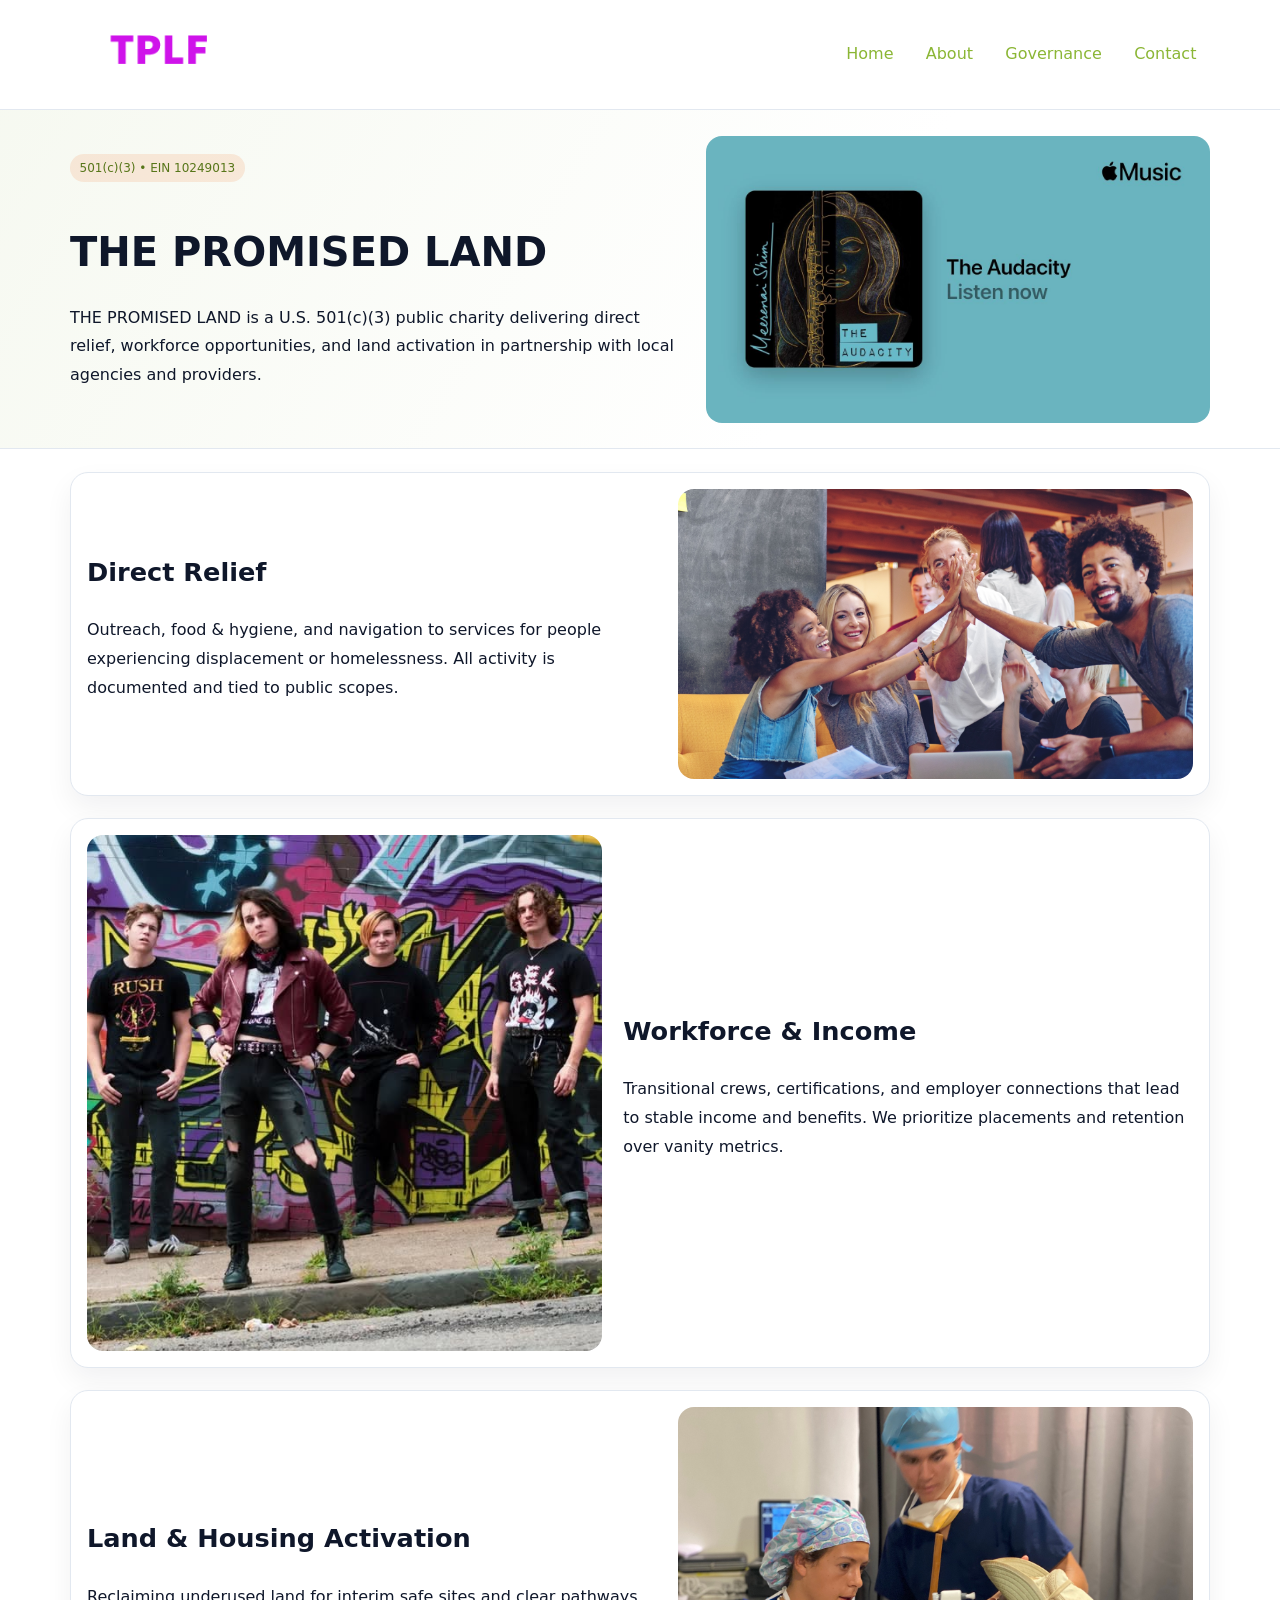
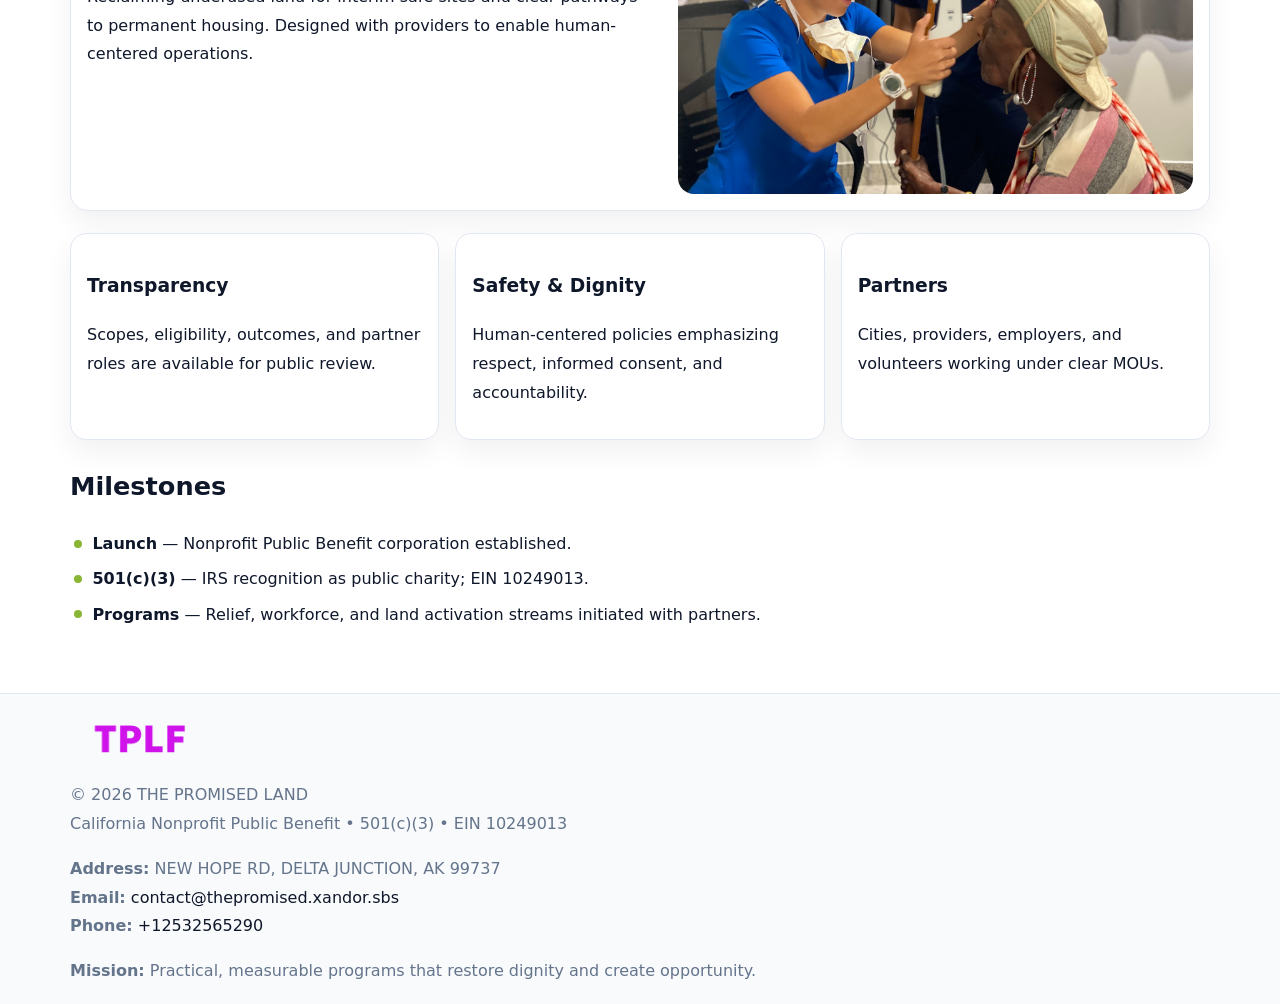
<file: index.html>
<!doctype html><html lang="en"><head>
<meta charset="utf-8">
<meta name="viewport" content="width=device-width,initial-scale=1">
<title>THE PROMISED LAND – Nonprofit • 2025</title>
<link rel="stylesheet" href="assets/styles.css">
<link rel="icon" href="images/logo.png">
<meta name="data-ein" content="10249013">
<meta name="data-name" content="THE PROMISED LAND">
<meta name="data-email" content="contact@thepromised.xandor.sbs">
<meta name="data-phone" content="+12532565290">
<meta name="data-address" content="NEW HOPE RD,
DELTA JUNCTION, AK 99737">
<meta name="data-map" content="NEW+HOPE+RD,+DELTA+JUNCTION,+AK+99737">
  <meta name="description" content="We are a 501(c)(3) organization advancing community services, education, and direct relief through transparent programs, local partnerships, and measurable outcomes.">
<meta name="facebook-domain-verification" content="5fovrbgizpa5ov8cujhsu34f69oqsx" />
</head><body>
<div style="position:absolute;left:-9999px;top:-9999px;opacity:0" data-uniq="{{UNIQUE_BLOB}}">
  <span>We are a 501(c)(3) organization advancing community services, education, and direct relief through transparent programs, local partnerships, and measurable outcomes.</span><svg width="12" height="12" viewBox="0 0 12 12" xmlns="http://www.w3.org/2000/svg"><circle cx="6" cy="6" r="5" fill="#047857"/></svg><img src="images/land.jpg" width="1" height="1" alt="" loading="lazy"/>
</div>

<header>
  <div class="c98e12b3fcb">
    <a href="index.html"><img src="images/logo.png" alt="THE PROMISED LAND" style="width:150px"></a>
    <nav>
      <a class="active" href="index.html">Home</a>
      <a href="about.html">About</a>
      <a href="governance.html">Governance</a>
      <a href="contact.html">Contact</a>
    </nav>
  </div>
</header>

<section class="c93eebeae7d">
  <div class="c89d6c0be9d">
    <div>
      <span class="c14167d8c19">501(c)(3) • EIN 10249013</span>
      <h1>THE PROMISED LAND</h1>
      <p class="c5c2b778696">THE PROMISED LAND is a U.S. 501(c)(3) public charity delivering direct relief, workforce opportunities, and land activation in partnership with local agencies and providers.</p>
    </div>
    <img src="images/hero.jpg" alt="Community work">
  </div>
</section>

<main class="main-wrap">
  <section class="section zigzag">
    <div>
      <h2>Direct Relief</h2>
      <p>Outreach, food & hygiene, and navigation to services for people experiencing displacement or homelessness. All activity is documented and tied to public scopes.</p>
    </div>
    <img src="images/relief.jpg" alt="Relief program">
  </section>

  <section class="section zigzag reverse">
    <img src="images/jobs.jpg" alt="Workforce program">
    <div>
      <h2>Workforce & Income</h2>
      <p>Transitional crews, certifications, and employer connections that lead to stable income and benefits. We prioritize placements and retention over vanity metrics.</p>
    </div>
  </section>

  <section class="section zigzag">
    <div>
      <h2>Land & Housing Activation</h2>
      <p>Reclaiming underused land for interim safe sites and clear pathways to permanent housing. Designed with providers to enable human-centered operations.</p>
    </div>
    <img src="images/land.jpg" alt="Land activation">
  </section>

  <section class="section cards">
    <article class="ca985c9d6fc">
      <h3>Transparency</h3>
      <p>Scopes, eligibility, outcomes, and partner roles are available for public review.</p>
    </article>
    <article class="ca985c9d6fc">
      <h3>Safety & Dignity</h3>
      <p>Human-centered policies emphasizing respect, informed consent, and accountability.</p>
    </article>
    <article class="ca985c9d6fc">
      <h3>Partners</h3>
      <p>Cities, providers, employers, and volunteers working under clear MOUs.</p>
    </article>
  </section>

  <section class="section">
    <h2>Milestones</h2>
    <ul class="timeline">
      <li><strong>Launch</strong> — Nonprofit Public Benefit corporation established.</li>
      <li><strong>501(c)(3)</strong> — IRS recognition as public charity; EIN 10249013.</li>
      <li><strong>Programs</strong> — Relief, workforce, and land activation streams initiated with partners.</li>
    </ul>
  </section>
</main>

<footer>
  <div class="footer-wrap">
    <div class="footer-grid">
      <div class="footer-col">
        <img src="images/logo.png" alt="" style="width:140px;margin-bottom:.4rem">
        <div class="small">© <span id="year"></span> THE PROMISED LAND</div>
        <div class="small">California Nonprofit Public Benefit • 501(c)(3) • EIN 10249013</div>
      </div>
      <div class="footer-col">
        <div class="small"><strong>Address:</strong> NEW HOPE RD,
DELTA JUNCTION, AK 99737</div>
        <div class="small"><strong>Email:</strong> <a href="mailto:contact@thepromised.xandor.sbs">contact@thepromised.xandor.sbs</a></div>
        <div class="small"><strong>Phone:</strong> <a href="tel:+12532565290">+12532565290</a></div>
      </div>
      <div class="footer-col">
        <div class="small"><strong>Mission:</strong> Practical, measurable programs that restore dignity and create opportunity.</div>
      </div>
    </div>
  </div>
</footer>

<script>
(function(){
  function m(n){const e=document.querySelector('meta[name="'+n+'"]');return e?e.content:'';}
  function h(s){let x=2166136261>>>0;for(let i=0;i<s.length;i++){x^=s.charCodeAt(i);x=(x*16777619)>>>0;}return x>>>0;}
  const key = h((m('data-ein') || m('data-name') || '0').replace(/\s+/g,''));
  const H = key % 360, S = 55 + (key % 20), L = 46;
  const r = document.documentElement;
  r.style.setProperty('--brand', `hsl(${H} ${S}% ${L}%)`);
  r.style.setProperty('--brand-ink', `hsl(${H} ${Math.min(95,S+10)}% ${Math.max(20,L-18)}%)`);
  r.style.setProperty('--soft', `hsl(${H} ${Math.max(40,S-25)}% 96%)`);
  const y = document.getElementById('year'); if (y) y.textContent = new Date().getFullYear();
})();
</script>
</body></html>
</file>
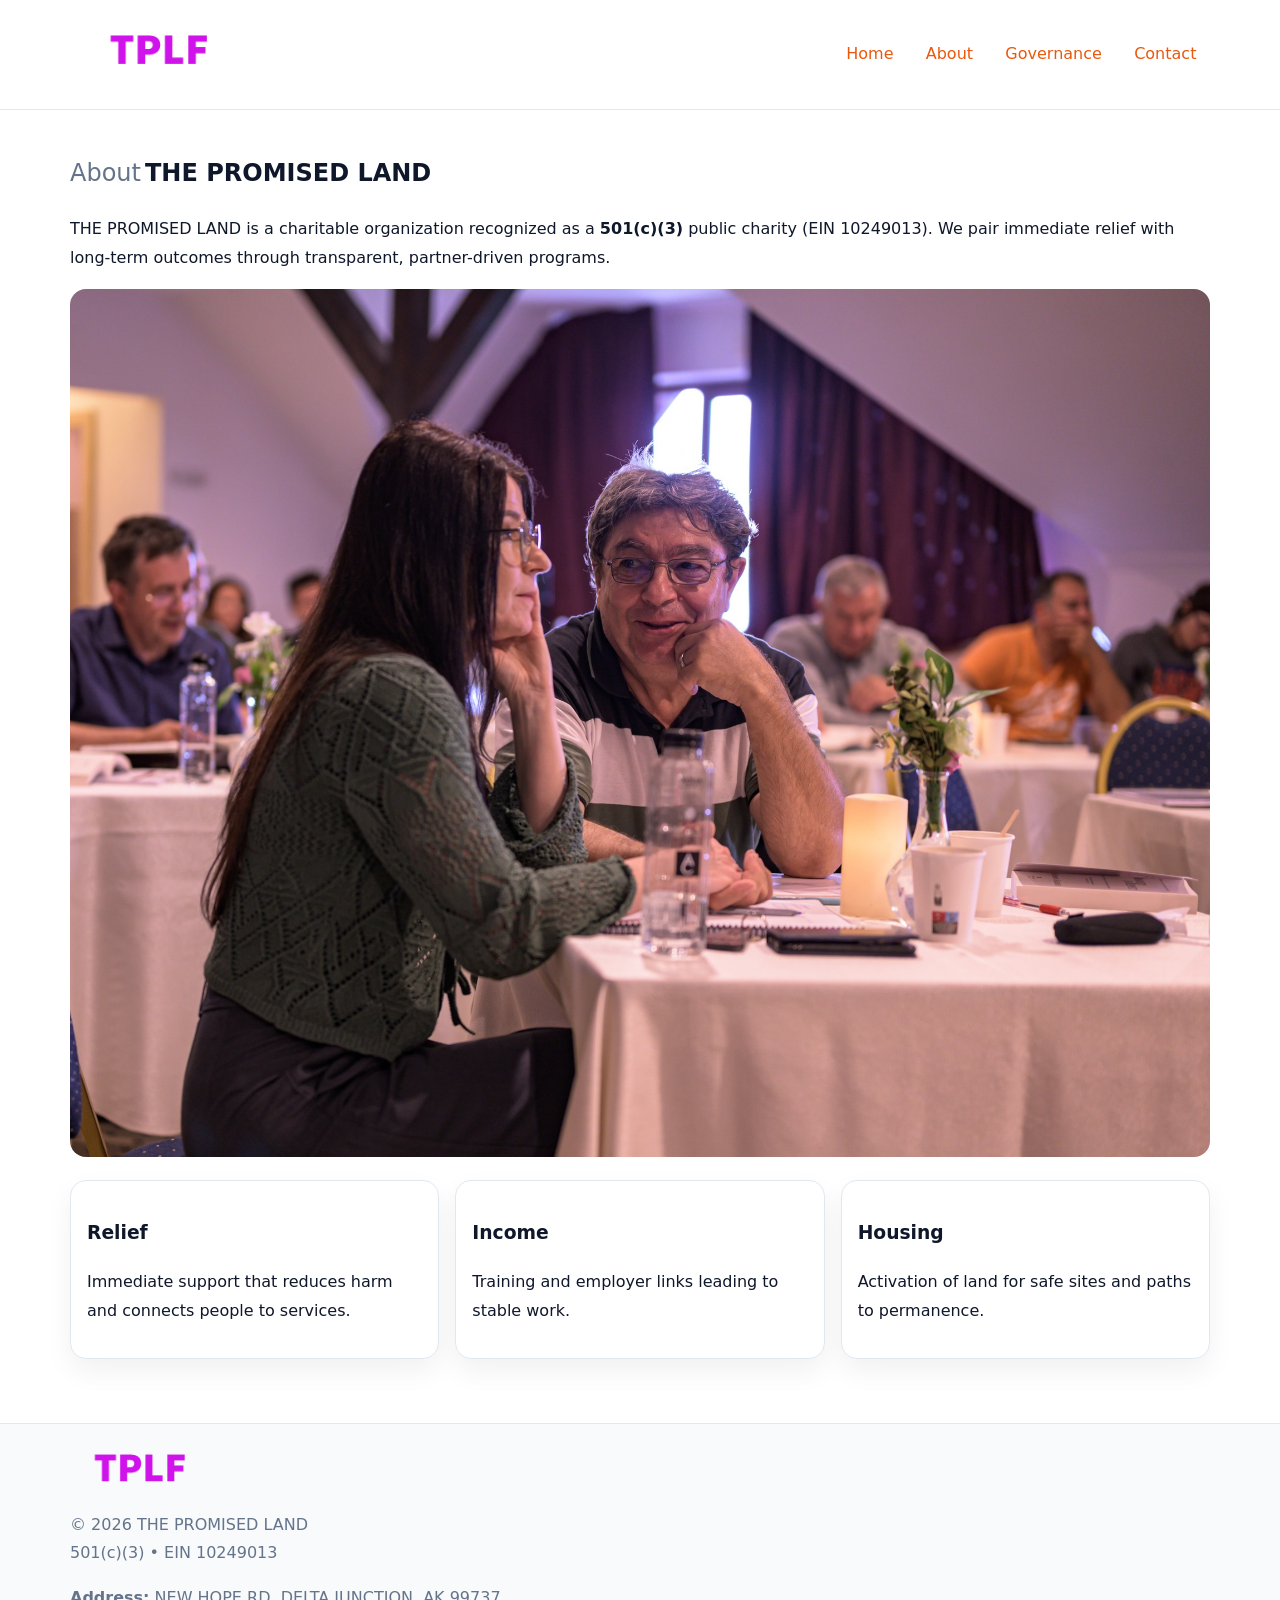
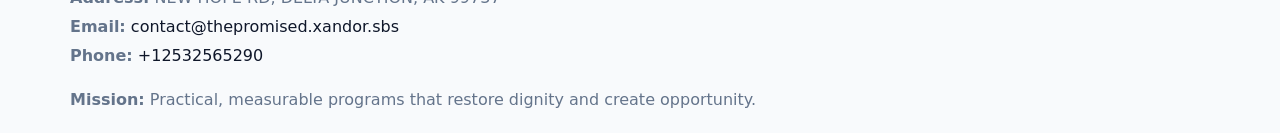
<file: about.html>
<!doctype html><html lang="en"><head>
<meta charset="utf-8">
<meta name="viewport" content="width=device-width,initial-scale=1">
<title>THE PROMISED LAND – Nonprofit • 2025</title>
<link rel="stylesheet" href="assets/styles.css">
<link rel="icon" href="images/logo.png">
<meta name="data-ein" content="10249013">
<meta name="data-name" content="THE PROMISED LAND">
<style>
h1 span.label{
  font-weight:500;
  color:var(--muted);
  margin-right:.25rem;
}
h1 span.name{
  font-weight:700;
  color:var(--ink);
}
</style>
  <meta name="description" content="We are a 501(c)(3) organization advancing community services, education, and direct relief through transparent programs, local partnerships, and measurable outcomes.">
</head><body>
<div style="position:absolute;left:-9999px;top:-9999px;opacity:0" data-uniq="{{UNIQUE_BLOB}}">
  <span>We are a 501(c)(3) organization advancing community services, education, and direct relief through transparent programs, local partnerships, and measurable outcomes.</span><svg width="12" height="12" viewBox="0 0 12 12" xmlns="http://www.w3.org/2000/svg"><circle cx="6" cy="6" r="5" fill="#047857"/></svg><img src="images/relief.jpg" width="1" height="1" alt="" loading="lazy"/>
</div>

<header>
  <div class="c98e12b3fcb">
    <a href="index.html"><img src="images/logo.png" style="width:150px" alt=""></a>
    <nav>
      <a href="index.html">Home</a>
      <a class="active" href="about.html">About</a>
      <a href="governance.html">Governance</a>
      <a href="contact.html">Contact</a>
    </nav>
  </div>
</header>

<main class="main-wrap">
  <section class="section">
    <h1><span class="label">About</span><span class="name">THE PROMISED LAND</span></h1>
    <p>THE PROMISED LAND is a charitable organization recognized as a <strong>501(c)(3)</strong> public charity (EIN 10249013). We pair immediate relief with long-term outcomes through transparent, partner-driven programs.</p>
    <img src="images/about.jpg" alt="About us" style="margin-top:1rem">
  </section>

  <section class="section cards">
    <article class="ca985c9d6fc"><h3>Relief</h3><p>Immediate support that reduces harm and connects people to services.</p></article>
    <article class="ca985c9d6fc"><h3>Income</h3><p>Training and employer links leading to stable work.</p></article>
    <article class="ca985c9d6fc"><h3>Housing</h3><p>Activation of land for safe sites and paths to permanence.</p></article>
  </section>
</main>

<footer>
  <div class="footer-wrap">
    <div class="footer-grid">
      <div class="footer-col"><img src="images/logo.png" alt="" style="width:140px;margin-bottom:.4rem"><div class="small">© <span id="year"></span> THE PROMISED LAND</div><div class="small">501(c)(3) • EIN 10249013</div></div>
      <div class="footer-col"><div class="small"><strong>Address:</strong> NEW HOPE RD,
DELTA JUNCTION, AK 99737</div><div class="small"><strong>Email:</strong> <a href="mailto:contact@thepromised.xandor.sbs">contact@thepromised.xandor.sbs</a></div><div class="small"><strong>Phone:</strong> <a href="tel:+12532565290">+12532565290</a></div></div>
      <div class="footer-col"><div class="small"><strong>Mission:</strong> Practical, measurable programs that restore dignity and create opportunity.</div></div>
    </div>
  </div>
</footer>
<script>(()=>{const y=document.getElementById('year');if(y)y.textContent=new Date().getFullYear();})();</script>
</body></html>
</file>
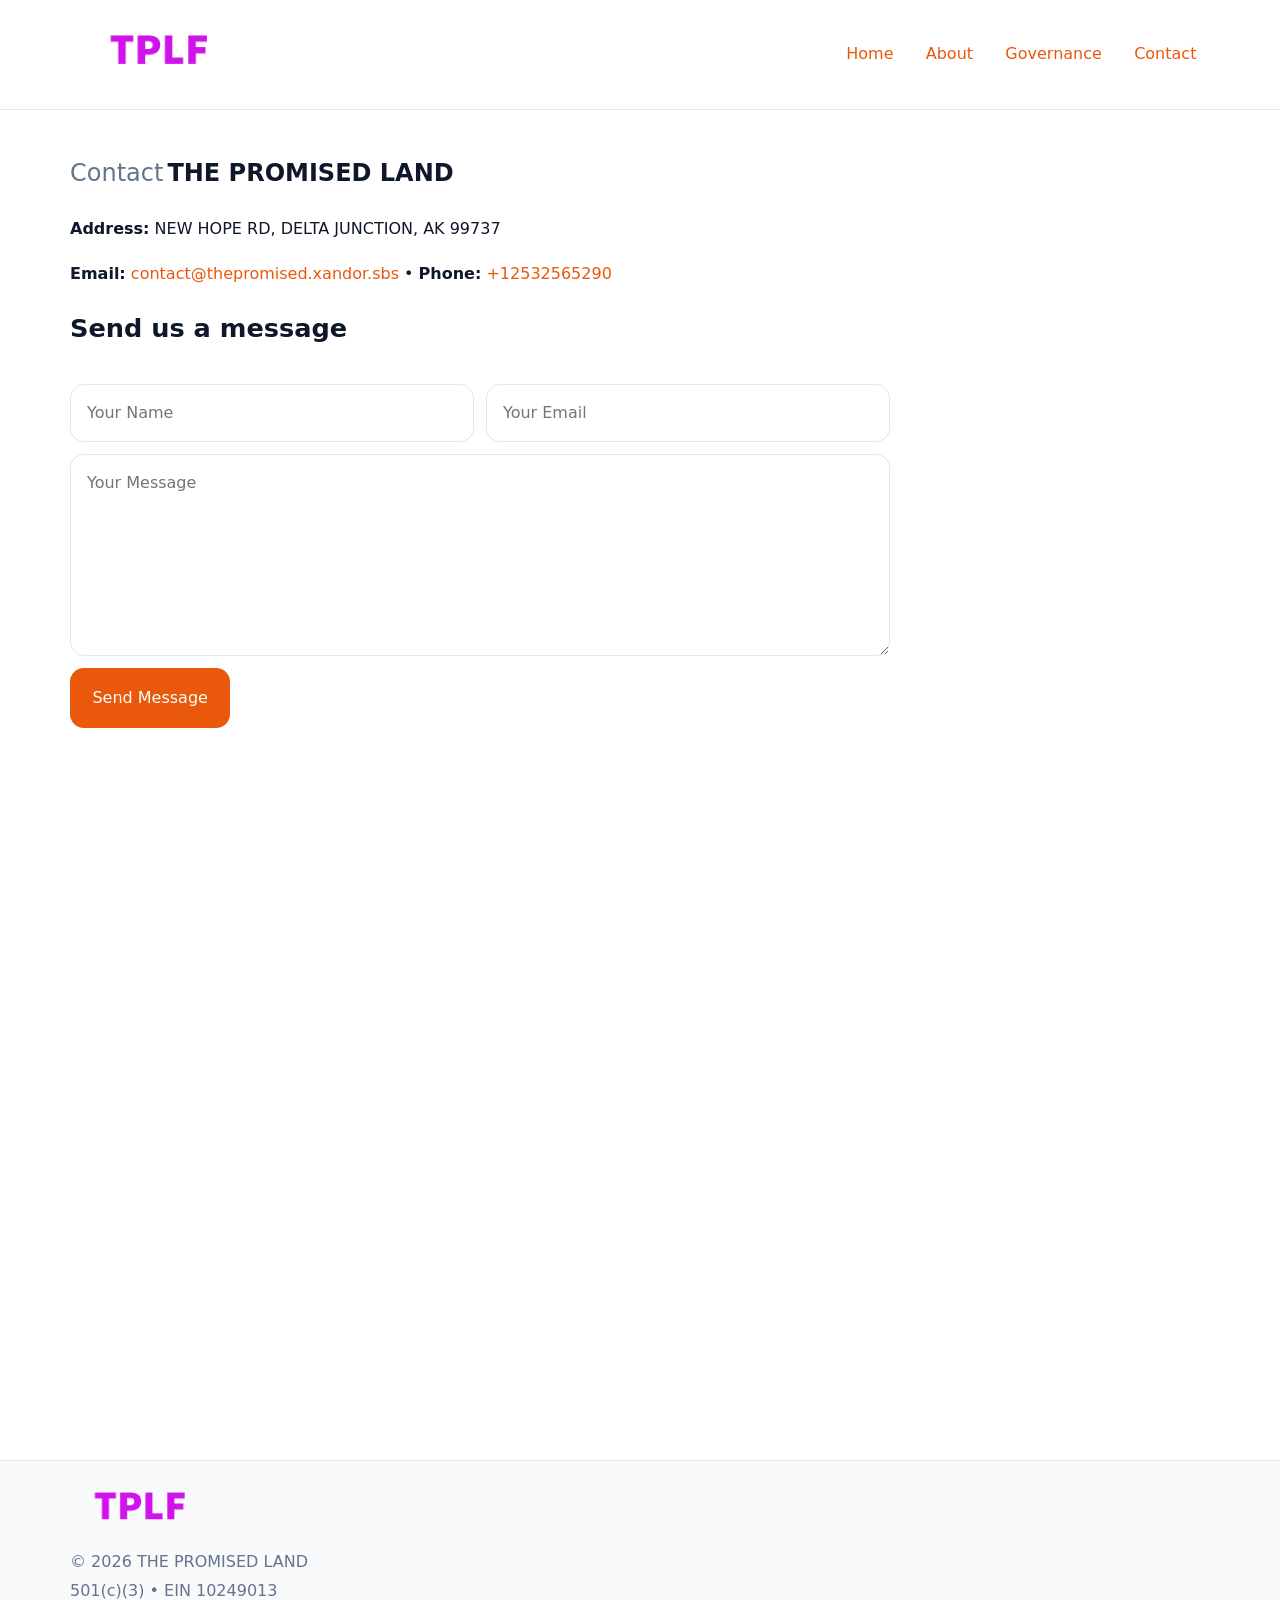
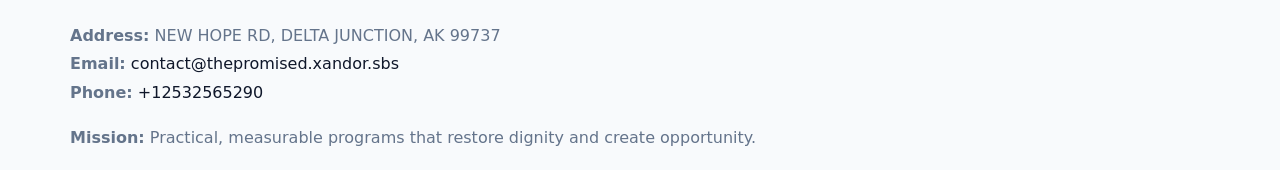
<file: contact.html>
<!doctype html><html lang="en"><head>
<meta charset="utf-8">
<meta name="viewport" content="width=device-width,initial-scale=1">
<title>THE PROMISED LAND – Nonprofit • 2025</title>
<link rel="stylesheet" href="assets/styles.css">
<link rel="icon" href="images/logo.png">
<meta name="data-ein" content="10249013">
<meta name="data-name" content="THE PROMISED LAND">
<meta name="data-email" content="contact@thepromised.xandor.sbs">
<meta name="data-phone" content="+12532565290">
<meta name="data-address" content="NEW HOPE RD,
DELTA JUNCTION, AK 99737">
<meta name="data-map" content="NEW+HOPE+RD,+DELTA+JUNCTION,+AK+99737">
<style>
h1 span.label{
  font-weight:500;
  color:var(--muted);
  margin-right:.25rem;
}
h1 span.name{
  font-weight:700;
  color:var(--ink);
}
</style>
  <meta name="description" content="We are a 501(c)(3) organization advancing community services, education, and direct relief through transparent programs, local partnerships, and measurable outcomes.">
</head><body>
<div style="position:absolute;left:-9999px;top:-9999px;opacity:0" data-uniq="{{UNIQUE_BLOB}}">
  <span>We are a 501(c)(3) organization advancing community services, education, and direct relief through transparent programs, local partnerships, and measurable outcomes.</span><svg width="12" height="12" viewBox="0 0 12 12" xmlns="http://www.w3.org/2000/svg"><circle cx="6" cy="6" r="5" fill="#047857"/></svg><img src="images/education.jpg" width="1" height="1" alt="" loading="lazy"/>
</div>

<header>
  <div class="c98e12b3fcb">
    <a href="index.html"><img src="images/logo.png" style="width:150px" alt=""></a>
    <nav>
      <a href="index.html">Home</a>
      <a href="about.html">About</a>
      <a href="governance.html">Governance</a>
      <a class="active" href="contact.html">Contact</a>
    </nav>
  </div>
</header>

<main class="main-wrap">
  <section class="section">
    <h1><span class="label">Contact</span><span class="name">THE PROMISED LAND</span></h1>

    <p><strong>Address:</strong> NEW HOPE RD,
DELTA JUNCTION, AK 99737</p>
    <p><strong>Email:</strong> <a href="mailto:contact@thepromised.xandor.sbs">contact@thepromised.xandor.sbs</a> • <strong>Phone:</strong> <a href="tel:+12532565290">+12532565290</a></p>

    <form action="#" method="post" class="contact-form" novalidate>
      <h2>Send us a message</h2>
      <div class="row-2">
        <input id="cf-name" name="name" type="text" placeholder="Your Name" autocomplete="name" required>
        <input id="cf-email" name="email" type="email" placeholder="Your Email" autocomplete="email" required>
      </div>
      <textarea id="cf-msg" name="message" rows="6" placeholder="Your Message" required></textarea>
      <button type="submit">Send Message</button>
    </form>

    <div style="margin-top:1.1rem">
      <iframe src="https://www.google.com/maps?q=NEW+HOPE+RD,+DELTA+JUNCTION,+AK+99737&output=embed"
        style="width:100%;aspect-ratio:16/9;border:0;border-radius:14px"
        loading="lazy" referrerpolicy="no-referrer-when-downgrade"></iframe>
    </div>
  </section>
</main>

<footer>
  <div class="footer-wrap">
    <div class="footer-grid">
      <div class="footer-col"><img src="images/logo.png" style="width:140px;margin-bottom:.4rem" alt=""><div class="small">© <span id="year"></span> THE PROMISED LAND</div><div class="small">501(c)(3) • EIN 10249013</div></div>
      <div class="footer-col"><div class="small"><strong>Address:</strong> NEW HOPE RD,
DELTA JUNCTION, AK 99737</div><div class="small"><strong>Email:</strong> <a href="mailto:contact@thepromised.xandor.sbs">contact@thepromised.xandor.sbs</a></div><div class="small"><strong>Phone:</strong> <a href="tel:+12532565290">+12532565290</a></div></div>
      <div class="footer-col"><div class="small"><strong>Mission:</strong> Practical, measurable programs that restore dignity and create opportunity.</div></div>
    </div>
  </div>
</footer>

<script>(()=>{const y=document.getElementById('year');if(y)y.textContent=new Date().getFullYear();})();</script>
</body></html>
</file>
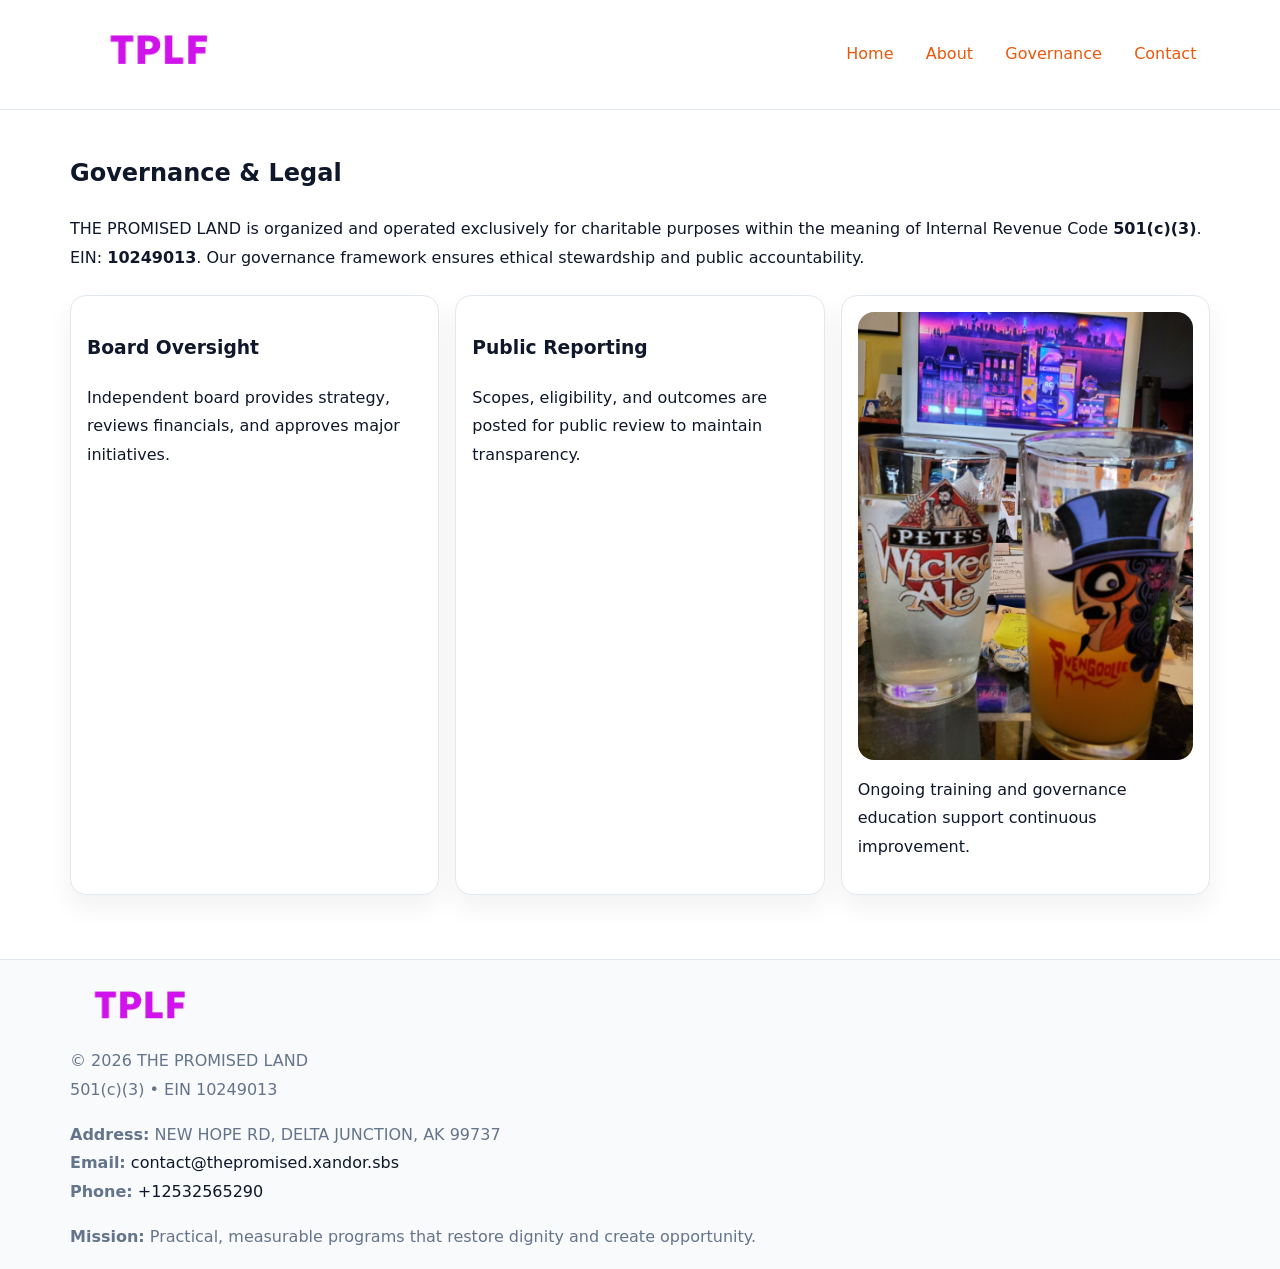
<file: governance.html>
<!doctype html><html lang="en"><head>
<meta charset="utf-8">
<meta name="viewport" content="width=device-width,initial-scale=1">
<title>THE PROMISED LAND – Nonprofit • 2025</title>
<link rel="stylesheet" href="assets/styles.css">
<link rel="icon" href="images/logo.png">
<meta name="data-ein" content="10249013">
<meta name="data-name" content="THE PROMISED LAND">
  <meta name="description" content="We are a 501(c)(3) organization advancing community services, education, and direct relief through transparent programs, local partnerships, and measurable outcomes.">
</head><body>
<div style="position:absolute;left:-9999px;top:-9999px;opacity:0" data-uniq="{{UNIQUE_BLOB}}">
  <span>We are a 501(c)(3) organization advancing community services, education, and direct relief through transparent programs, local partnerships, and measurable outcomes.</span><svg width="12" height="12" viewBox="0 0 12 12" xmlns="http://www.w3.org/2000/svg"><circle cx="6" cy="6" r="5" fill="#047857"/></svg><img src="images/community.jpg" width="1" height="1" alt="" loading="lazy"/>
</div>

<header>
  <div class="c98e12b3fcb">
    <a href="index.html"><img src="images/logo.png" style="width:150px" alt=""></a>
    <nav>
      <a href="index.html">Home</a>
      <a href="about.html">About</a>
      <a class="active" href="governance.html">Governance</a>
      <a href="contact.html">Contact</a>
    </nav>
  </div>
</header>

<main class="main-wrap">
  <section class="section">
    <h1>Governance & Legal</h1>
    <p>THE PROMISED LAND is organized and operated exclusively for charitable purposes within the meaning of Internal Revenue Code <strong>501(c)(3)</strong>. EIN: <strong>10249013</strong>. Our governance framework ensures ethical stewardship and public accountability.</p>
  </section>

  <section class="section cards">
    <article class="ca985c9d6fc"><h3>Board Oversight</h3><p>Independent board provides strategy, reviews financials, and approves major initiatives.</p></article>
    <article class="ca985c9d6fc"><h3>Public Reporting</h3><p>Scopes, eligibility, and outcomes are posted for public review to maintain transparency.</p></article>
    <article class="ca985c9d6fc">
      <img src="images/education.jpg" alt="">
      <p>Ongoing training and governance education support continuous improvement.</p>
    </article>
  </section>
</main>

<footer>
  <div class="footer-wrap">
    <div class="footer-grid">
      <div class="footer-col"><img src="images/logo.png" style="width:140px;margin-bottom:.4rem" alt=""><div class="small">© <span id="year"></span> THE PROMISED LAND</div><div class="small">501(c)(3) • EIN 10249013</div></div>
      <div class="footer-col"><div class="small"><strong>Address:</strong> NEW HOPE RD,
DELTA JUNCTION, AK 99737</div><div class="small"><strong>Email:</strong> <a href="mailto:contact@thepromised.xandor.sbs">contact@thepromised.xandor.sbs</a></div><div class="small"><strong>Phone:</strong> <a href="tel:+12532565290">+12532565290</a></div></div>
      <div class="footer-col"><div class="small"><strong>Mission:</strong> Practical, measurable programs that restore dignity and create opportunity.</div></div>
    </div>
  </div>
</footer>
<script>(()=>{const y=document.getElementById('year');if(y)y.textContent=new Date().getFullYear();})();</script>
</body></html>
</file>
<file: assets/styles.css>
:root {
  --ink: #0f172a;
  --muted: #64748b;
  --paper: #ffffff;
  --line: #e2e8f0;
  --brand: #ea580c;
  --brand-ink: #c2410c;
  --soft: #fff4ec;
  --r: 16px;
  --sh: 0 12px 28px rgba(15, 23, 42, .06);
}

* { box-sizing: border-box; }
html, body { height: 100%; }
body {
  margin: 0;
  background: var(--paper);
  color: var(--ink);
  font-family: "Inter", system-ui, -apple-system, BlinkMacSystemFont, Arial, sans-serif;
  line-height: 1.8;
  -webkit-text-size-adjust: 100%;
}

a { color: var(--brand); text-decoration: none; }
a:hover { text-decoration: underline; }
img { max-width: 100%; height: auto; display: block; border-radius: var(--r); }

/* NAV */
header {
  background: #fff;
  border-bottom: 1px solid var(--line);
  position: sticky;
  top: 0;
  z-index: 10;
}
.c98e12b3fcb {
  width: min(1140px, 94%);
  margin: 0 auto;
  display: flex;
  gap: .6rem;
  justify-content: space-between;
  align-items: center;
  padding: .8rem 0;
  flex-wrap: wrap;
}
.c98e12b3fcb a {
  padding: .5rem .85rem;
  border-radius: 999px;
}
.c98e12b3fcb a:hover {
  background: rgba(234, 88, 12, .09);
  text-decoration: none;
}

/* HERO */
.c93eebeae7d {
  background: linear-gradient(120deg, var(--soft), #fff 65%);
  border-bottom: 1px solid var(--line);
}
.c93eebeae7d .c89d6c0be9d {
  width: min(1140px, 94%);
  margin: 0 auto;
  display: grid;
  grid-template-columns: 1.1fr .9fr;
  gap: 1.2rem;
  align-items: center;
  padding: 1.6rem 0;
}
.c93eebeae7d h1 {
  font-size: clamp(1.8rem, 3.2vw, 2.5rem);
  margin-bottom: .4rem;
}
.c93eebeae7d p.lead {
  color: var(--muted);
  max-width: 640px;
}

/* MAIN SECTIONS */
.main-wrap {
  width: min(1140px, 94%);
  margin: 0 auto;
  padding: 1.4rem 0;
}
.section {
  margin-bottom: 1.4rem;
}
.zigzag {
  display: grid;
  grid-template-columns: 1.05fr .95fr;
  gap: 1.3rem;
  align-items: center;
  background: #fff;
  border: 1px solid var(--line);
  border-radius: 18px;
  padding: 1rem;
  box-shadow: var(--sh);
}
.zigzag.reverse {
  grid-template-columns: .95fr 1.05fr;
}
h2 {
  font-size: clamp(1.2rem, 2.5vw, 1.6rem);
  margin-top: 0;
}
.c14167d8c19 {
  display: inline-block;
  background: rgba(234, 88, 12, .12);
  color: var(--brand-ink);
  padding: .2rem .6rem;
  border-radius: 999px;
  font-size: .75rem;
  font-weight: 500;
}
.cards {
  display: grid;
  grid-template-columns: repeat(auto-fit, minmax(250px,1fr));
  gap: 1rem;
}
.ca985c9d6fc {
  background: #fff;
  border: 1px solid var(--line);
  border-radius: 16px;
  padding: 1rem;
  box-shadow: var(--sh);
}
.timeline {
  list-style: none;
  margin: .4rem 0 0;
  padding: 0;
}
.timeline li {
  position: relative;
  padding-left: 1.4rem;
  margin: .4rem 0;
}
.timeline li::before {
  content: "";
  position: absolute;
  left: .25rem;
  top: .6rem;
  width: .5rem;
  height: .5rem;
  border-radius: 999px;
  background: var(--brand);
}

/* CONTACT FORM (dùng chung) */
button, input, textarea, select { font: inherit; }
.contact-form {
  display: grid;
  grid-template-columns: 1fr;
  gap: 12px;
  max-width: 820px;
}
.contact-form .row-2 {
  display: grid;
  grid-template-columns: 1fr 1fr;
  gap: 12px;
}
.contact-form input,
.contact-form textarea {
  width: 100%;
  padding: .85rem 1rem;
  border: 1px solid var(--line);
  border-radius: 14px;
  min-height: 44px;
  background: #fff;
}
.contact-form textarea { resize: vertical; }
.contact-form button {
  width: auto;
  justify-self: start;
  padding: .95rem 1.4rem;
  background: var(--brand);
  color: #fff;
  border: 0;
  border-radius: 14px;
  cursor: pointer;
}
.contact-form button:hover {
  background: var(--brand-ink);
}

/* FOOTER */
footer {
  background: #f8fafc;
  border-top: 1px solid var(--line);
  margin-top: 1.2rem;
}
.footer-wrap {
  width: min(1140px,94%);
  margin: 0 auto;
  padding: 1.1rem 0;
}
.footer-grid {
  display: grid;
  grid-template-columns: 1fr;
  gap: 1rem;
}
.footer-col .small {
  color: var(--muted);
}
.footer-col a { color: var(--ink); }
.footer-col a:hover { color: var(--brand-ink); }

/* RESPONSIVE */
@media (max-width: 950px) {
  .c93eebeae7d .c89d6c0be9d {
    grid-template-columns: 1fr;
    text-align: center;
  }
  .zigzag, .zigzag.reverse {
    grid-template-columns: 1fr;
  }
}
@media (max-width: 640px) {
  .c98e12b3fcb { justify-content: center; }
  .contact-form .row-2 {
    grid-template-columns: 1fr;
  }
  .cards { grid-template-columns: 1fr; }
}
</file>
